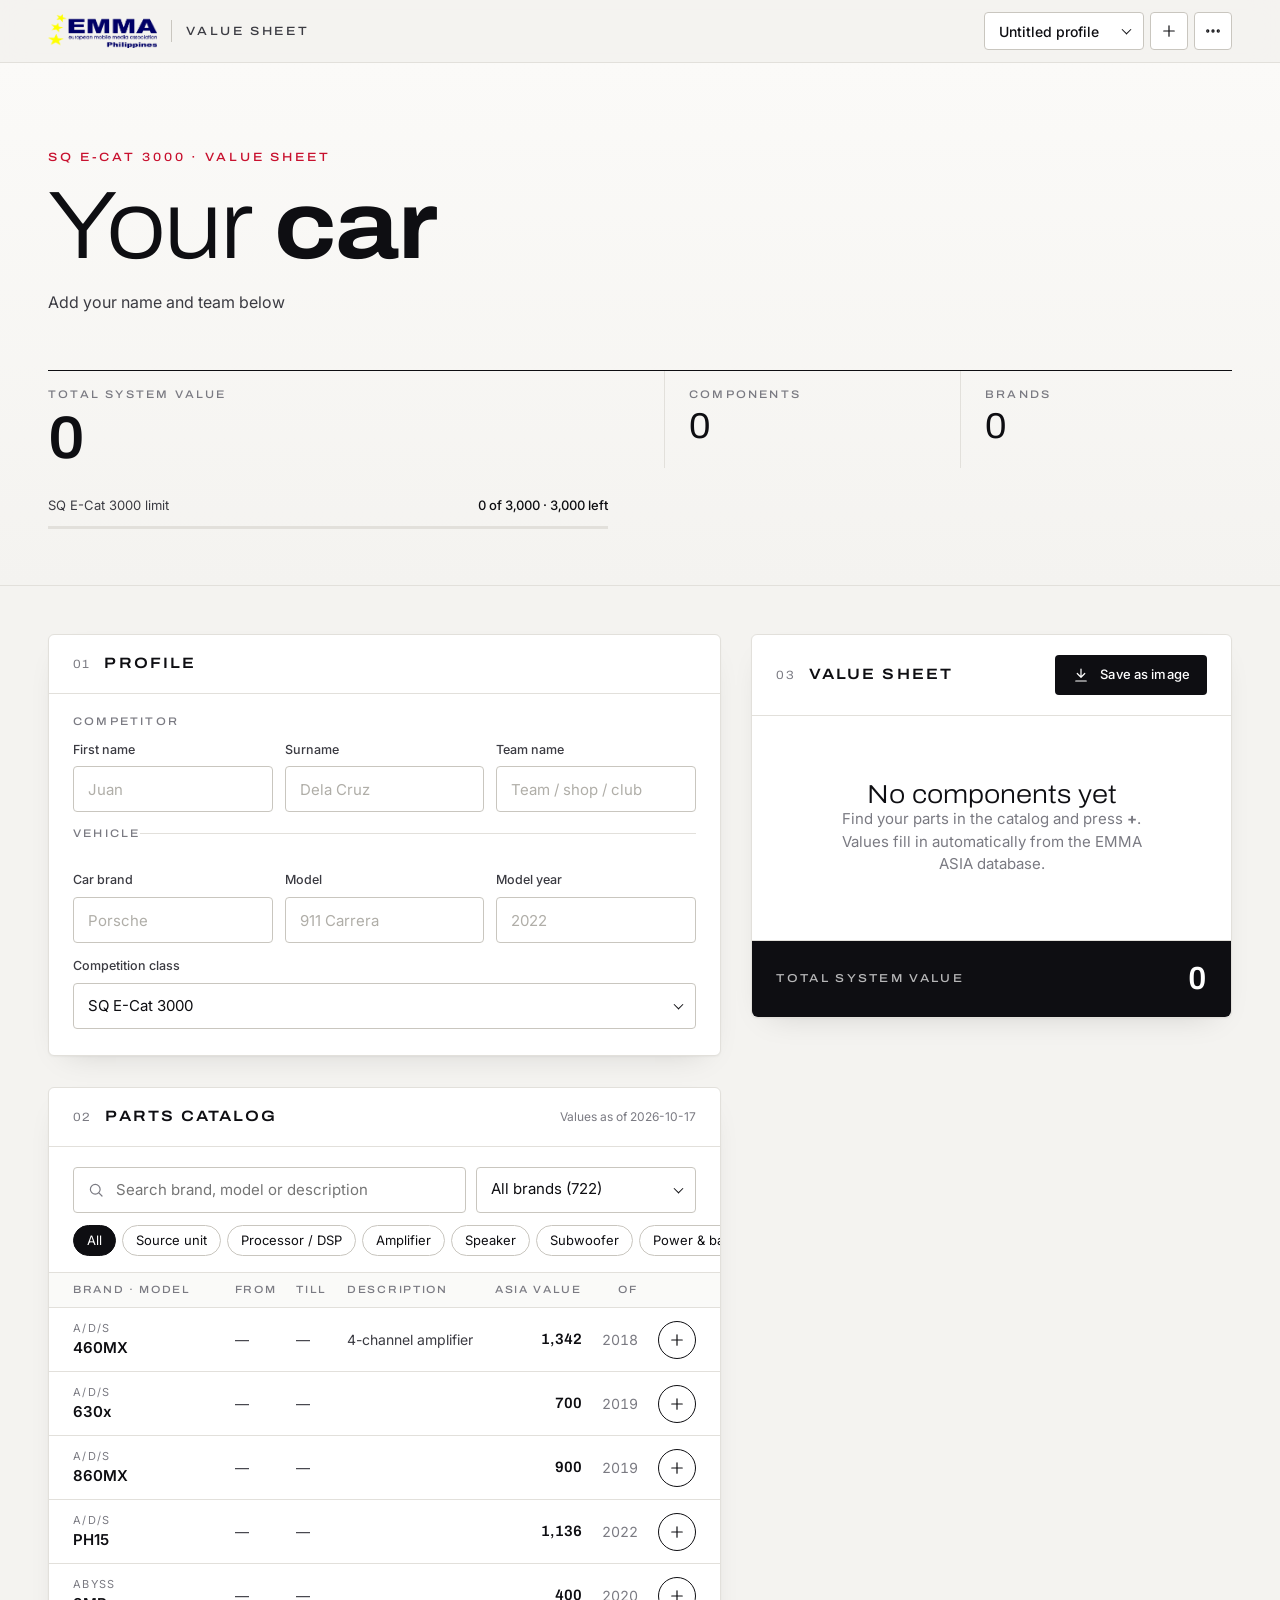
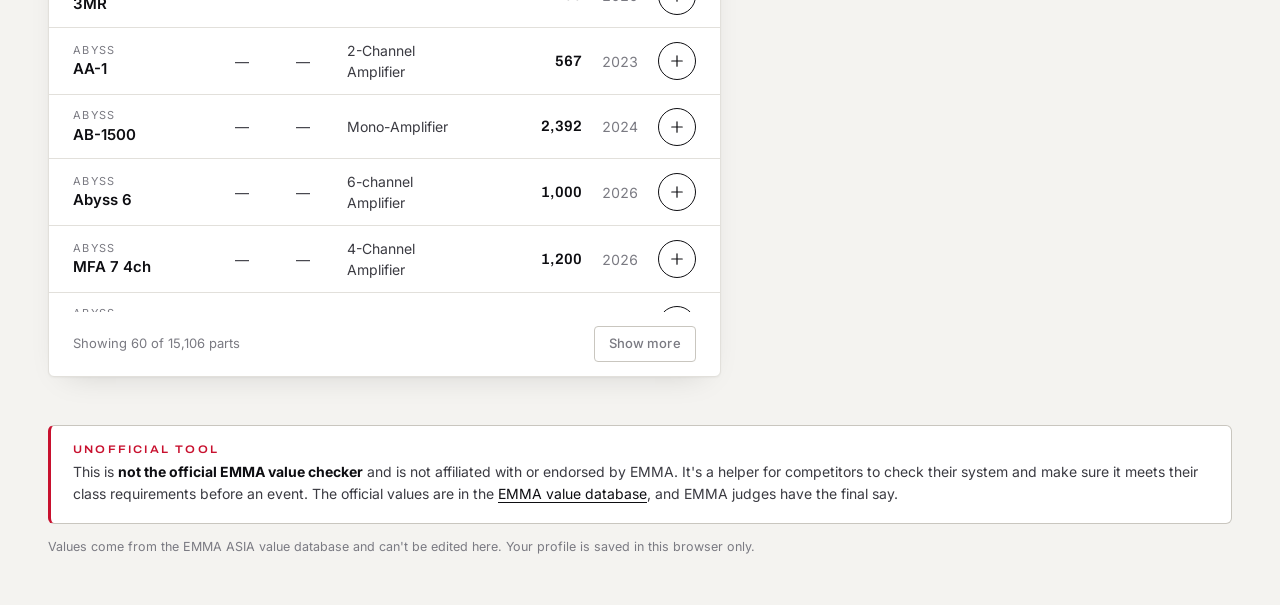
<file: index.html>
<!doctype html>
<html lang="en">
<head>
  <meta charset="utf-8" />
  <meta name="viewport" content="width=device-width, initial-scale=1, viewport-fit=cover" />
  <title>EMMA Value Sheet</title>
  <meta name="description" content="Build your EMMA car audio value sheet: pick your SQ components from the value database, see the total system value, and save it as an image." />
  <meta name="theme-color" content="#f4f3f0" />
  <link rel="icon" href="assets/emma-logo.png" />
  <link rel="preconnect" href="https://fonts.googleapis.com" />
  <link rel="preconnect" href="https://fonts.gstatic.com" crossorigin />
  <link href="https://fonts.googleapis.com/css2?family=Archivo:wdth,wght@62..125,300..800&family=Inter:wght@400;500;600&display=swap" rel="stylesheet" />
  <link rel="stylesheet" href="styles.css" />
</head>
<body>
  <!-- ============ TOP BAR ============ -->
  <header class="topbar">
    <div class="topbar__inner">
      <a class="brand" href="./" aria-label="EMMA Value Sheet home">
        <img class="brand__logo" src="assets/emma-logo.png" alt="EMMA" onerror="this.hidden=true;this.nextElementSibling.hidden=false" />
        <span class="brand__fallback" hidden>EMMA</span>
        <span class="brand__divider" aria-hidden="true"></span>
        <span class="brand__title">Value Sheet</span>
      </a>

      <div class="profiles">
        <label class="sr-only" for="profileSelect">Saved profiles</label>
        <div class="select-wrap select-wrap--quiet">
          <select id="profileSelect"></select>
        </div>
        <button class="icon-btn" id="newProfileBtn" type="button" title="New profile" aria-label="New profile">
          <svg viewBox="0 0 24 24" aria-hidden="true"><path d="M12 5v14M5 12h14"/></svg>
        </button>
        <div class="menu">
          <button class="icon-btn" id="menuBtn" type="button" aria-haspopup="true" aria-expanded="false" aria-label="Profile options">
            <svg viewBox="0 0 24 24" aria-hidden="true"><circle cx="5" cy="12" r="1.4"/><circle cx="12" cy="12" r="1.4"/><circle cx="19" cy="12" r="1.4"/></svg>
          </button>
          <div class="menu__panel" id="menuPanel" role="menu" hidden>
            <button role="menuitem" type="button" data-action="duplicate">Duplicate profile</button>
            <button role="menuitem" type="button" data-action="export">Export data (.json)</button>
            <button role="menuitem" type="button" data-action="import">Import data (.json)</button>
            <hr />
            <button role="menuitem" type="button" data-action="delete" class="danger">Delete profile</button>
          </div>
        </div>
        <input type="file" id="importInput" accept="application/json,.json" hidden />
      </div>
    </div>
  </header>

  <main>
    <!-- ============ HERO ============ -->
    <section class="hero" aria-labelledby="heroCar">
      <div class="hero__inner">
        <p class="eyebrow" id="heroClass">Sound Quality · Value Sheet</p>
        <h1 class="hero__car" id="heroCar">Your Car</h1>
        <p class="hero__owner" id="heroOwner">Add your name and team below</p>

        <div class="hero__stats">
          <div class="stat stat--main">
            <span class="stat__label">Total system value</span>
            <span class="stat__value" id="heroTotal">0</span>
          </div>
          <div class="stat">
            <span class="stat__label">Components</span>
            <span class="stat__value stat__value--sm" id="heroCount">0</span>
          </div>
          <div class="stat">
            <span class="stat__label">Brands</span>
            <span class="stat__value stat__value--sm" id="heroBrands">0</span>
          </div>
        </div>

        <div class="limit" id="limitBox" hidden>
          <div class="limit__head">
            <span id="limitLabel">Class limit</span>
            <span id="limitText"></span>
          </div>
          <div class="limit__bar"><span id="limitFill"></span></div>
        </div>
      </div>
    </section>

    <div class="layout">
      <!-- ============ LEFT: PROFILE + CATALOG ============ -->
      <div class="col col--input">
        <section class="card" aria-labelledby="profileTitle">
          <header class="card__head">
            <span class="step">01</span>
            <h2 id="profileTitle">Profile</h2>
            <span class="saved" id="savedIndicator" aria-live="polite">Saved</span>
            <button type="button" class="collapse-btn" id="profileToggle" aria-expanded="true" aria-controls="profileForm">
              <span class="collapse-btn__summary" id="profileSummary"></span>
              <svg viewBox="0 0 24 24" aria-hidden="true"><path d="M6 9l6 6 6-6"/></svg>
            </button>
          </header>

          <form id="profileForm" class="form form--profile" autocomplete="off">
            <fieldset>
              <legend>Competitor</legend>
              <div class="row row--3col">
                <label class="field"><span>First name</span><input name="firstName" type="text" placeholder="Juan" /></label>
                <label class="field"><span>Surname</span><input name="lastName" type="text" placeholder="Dela Cruz" /></label>
                <label class="field"><span>Team name</span><input name="team" type="text" placeholder="Team / shop / club" /></label>
              </div>
            </fieldset>

            <fieldset>
              <legend>Vehicle</legend>
              <div class="row row--3col">
                <label class="field"><span>Car brand</span><input name="carBrand" type="text" list="carBrands" placeholder="Porsche" /></label>
                <label class="field"><span>Model</span><input name="carModel" type="text" placeholder="911 Carrera" /></label>
                <label class="field"><span>Model year</span><input name="carYear" type="number" inputmode="numeric" min="1950" max="2100" placeholder="2022" /></label>
              </div>
              <label class="field"><span>Competition class</span>
                <div class="select-wrap"><select name="cls" id="classSelect"></select></div>
              </label>
            </fieldset>
          </form>
        </section>

        <section class="card" aria-labelledby="catTitle" id="catalogCard">
          <header class="card__head">
            <span class="step">02</span>
            <h2 id="catTitle">Parts catalog</h2>
            <span class="card__meta" id="catMeta"></span>
          </header>

          <div class="catalog__tools">
          <div class="catalog__filters">
            <label class="search">
              <svg viewBox="0 0 24 24" aria-hidden="true"><circle cx="11" cy="11" r="6.5"/><path d="M20 20l-4.2-4.2"/></svg>
              <span class="sr-only">Search parts</span>
              <input id="catSearch" type="search" placeholder="Search brand, model or description" autocomplete="off" />
            </label>
            <div class="select-wrap catalog__brand">
              <label class="sr-only" for="brandFilter">Brand</label>
              <select id="brandFilter"><option value="">All brands</option></select>
            </div>
          </div>
          <div class="chips chips--scroll" id="typeChips" role="radiogroup" aria-label="Filter by category"></div>
          </div>

          <div class="catalog__table-wrap">
            <table class="cat-table">
              <thead>
                <tr>
                  <th scope="col">Brand · Model</th>
                  <th scope="col" class="c-from">From</th>
                  <th scope="col" class="c-till">Till</th>
                  <th scope="col">Description</th>
                  <th scope="col" class="num">ASIA value</th>
                  <th scope="col" class="num">Of</th>
                  <th scope="col"><span class="sr-only">Add</span></th>
                </tr>
              </thead>
              <tbody id="catBody"></tbody>
            </table>
            <div class="catalog__empty" id="catEmpty" hidden></div>
          </div>
          <div class="catalog__foot">
            <span id="catCount"></span>
            <button class="btn btn--ghost btn--sm" type="button" id="catMore" hidden>Show more</button>
          </div>
        </section>
      </div>

      <!-- ============ RIGHT: SHEET ============ -->
      <section class="col col--sheet card card--sheet" id="sheetPanel" aria-labelledby="sheetTitle">
        <div class="drawer-handle" aria-hidden="true"></div>
        <header class="card__head">
          <span class="step">03</span>
          <h2 id="sheetTitle">Value sheet</h2>
          <div class="card__tools">
            <button class="btn btn--dark" type="button" id="downloadBtn">
              <svg viewBox="0 0 24 24" aria-hidden="true"><path d="M12 4v11M7 10l5 5 5-5M5 20h14"/></svg>
              <span>Save as image</span>
            </button>
            <button class="icon-btn sheet-close" id="closeSheet" type="button" aria-label="Close value sheet">
              <svg viewBox="0 0 24 24" aria-hidden="true"><path d="M6 6l12 12M18 6L6 18"/></svg>
            </button>
          </div>
        </header>

        <div id="sheetBody" class="sheet"></div>

        <footer class="sheet__total">
          <span>Total system value</span>
          <strong id="sheetTotal">0</strong>
        </footer>
      </section>
    </div>
  </main>

  <footer class="site-foot">
    <div class="disclaimer">
      <p class="disclaimer__title">Unofficial tool</p>
      <p>This is <strong>not the official EMMA value checker</strong> and is not affiliated with or endorsed by EMMA. It's a helper for competitors to check their system and make sure it meets their class requirements before an event. The official values are in the <a href="https://www.emmanet.com/value/" target="_blank" rel="noopener">EMMA value database</a>, and EMMA judges have the final say.</p>
    </div>
    <p class="site-foot__small">Values come from the EMMA ASIA value database and can't be edited here. Your profile is saved in this browser only.</p>
  </footer>

  <div class="sheetbar" id="sheetBar">
    <div class="sheetbar__info">
      <span class="sheetbar__label" id="barCount">0 parts</span>
      <strong class="sheetbar__total" id="barTotal">0</strong>
    </div>
    <button class="btn sheetbar__btn" id="openSheet" type="button" aria-controls="sheetPanel" aria-expanded="false">
      View sheet
      <svg viewBox="0 0 24 24" aria-hidden="true"><path d="M6 15l6-6 6 6"/></svg>
    </button>
  </div>
  <div class="backdrop" id="backdrop" hidden></div>

  <div class="toast" id="toast" role="status" aria-live="polite"></div>
  <datalist id="carBrands"></datalist>

  <script src="app.js"></script>
</body>
</html>
</file>
<file: styles.css>
/* =========================================================
   EMMA Value Sheet — catalog-style UI
   ========================================================= */
:root {
  --paper: #f4f3f0;
  --card: #ffffff;
  --ink: #0e0e12;
  --ink-2: #3b3b42;
  --muted: #7a7a82;
  --line: #e2e0db;
  --line-strong: #c9c6bf;
  --accent: #c8102e;
  --accent-soft: #fbe9ec;
  --ok: #1d7a4a;

  --radius: 4px;
  --radius-lg: 6px;
  --shadow: 0 1px 2px rgba(14,14,18,.04), 0 12px 32px -18px rgba(14,14,18,.18);

  --f-display: "Archivo", "Helvetica Neue", Arial, sans-serif;
  --f-body: "Inter", "Helvetica Neue", Arial, sans-serif;

  --gutter: clamp(16px, 4vw, 48px);
  --maxw: 1280px;
  color-scheme: light;
}

*, *::before, *::after { box-sizing: border-box; }
html { -webkit-text-size-adjust: 100%; }
body {
  margin: 0;
  background: var(--paper);
  color: var(--ink);
  font: 400 15px/1.5 var(--f-body);
  -webkit-font-smoothing: antialiased;
  overflow-x: hidden;
}
img, svg { display: block; }
button, input, select { font: inherit; color: inherit; }
button { cursor: pointer; }
.sr-only { position: absolute; width: 1px; height: 1px; overflow: hidden; clip: rect(0 0 0 0); white-space: nowrap; }
[hidden] { display: none !important; }

svg { width: 18px; height: 18px; fill: none; stroke: currentColor; stroke-width: 1.6; stroke-linecap: round; stroke-linejoin: round; }

/* ---------- Top bar ---------- */
.topbar {
  position: sticky; top: 0; z-index: 30;
  background: rgba(244,243,240,.86);
  backdrop-filter: saturate(1.4) blur(14px);
  -webkit-backdrop-filter: saturate(1.4) blur(14px);
  border-bottom: 1px solid var(--line);
}
.topbar__inner {
  max-width: var(--maxw); margin: 0 auto;
  padding: 12px var(--gutter);
  display: flex; align-items: center; justify-content: space-between; gap: 16px;
}
.brand { display: flex; align-items: center; gap: 14px; text-decoration: none; color: inherit; min-width: 0; }
.brand__logo { height: 34px; width: auto; }
.brand__fallback { font: 800 20px/1 var(--f-display); font-stretch: 120%; letter-spacing: .08em; }
.brand__divider { width: 1px; height: 22px; background: var(--line-strong); }
.brand__title { font: 500 12px/1 var(--f-display); font-stretch: 115%; letter-spacing: .22em; text-transform: uppercase; color: var(--ink-2); white-space: nowrap; }

.profiles { display: flex; align-items: center; gap: 6px; }
.icon-btn {
  width: 38px; height: 38px; display: grid; place-items: center;
  border: 1px solid var(--line-strong); background: var(--card); border-radius: var(--radius);
  transition: border-color .15s, background .15s;
}
.icon-btn:hover { border-color: var(--ink); }
.menu { position: relative; }
.menu__panel {
  position: absolute; right: 0; top: calc(100% + 8px); min-width: 220px;
  background: var(--card); border: 1px solid var(--line); border-radius: var(--radius-lg);
  box-shadow: var(--shadow); padding: 6px; display: flex; flex-direction: column;
}
.menu__panel button {
  text-align: left; background: none; border: 0; padding: 10px 12px; border-radius: var(--radius);
  font-size: 14px;
}
.menu__panel button:hover { background: var(--paper); }
.menu__panel hr { border: 0; border-top: 1px solid var(--line); margin: 4px 0; }
.menu__panel .danger { color: var(--accent); }

/* ---------- Selects ---------- */
.select-wrap { position: relative; }
.select-wrap::after {
  content: ""; position: absolute; right: 14px; top: 50%; width: 7px; height: 7px;
  border-right: 1.5px solid var(--ink); border-bottom: 1.5px solid var(--ink);
  transform: translateY(-70%) rotate(45deg); pointer-events: none;
}
.select-wrap select {
  appearance: none; -webkit-appearance: none; width: 100%;
  border: 1px solid var(--line-strong); background: var(--card); border-radius: var(--radius);
  height: 46px; padding: 0 38px 0 14px; font-size: 15px;
}
.select-wrap--quiet select { height: 38px; max-width: 46vw; min-width: 160px; font-size: 14px; font-weight: 500; }

/* ---------- Hero ---------- */
.hero { border-bottom: 1px solid var(--line); background:
  linear-gradient(180deg, #fbfaf8 0%, var(--paper) 100%); }
.hero__inner { max-width: var(--maxw); margin: 0 auto; padding: clamp(36px, 7vw, 88px) var(--gutter) clamp(28px, 5vw, 56px); }
.eyebrow {
  margin: 0 0 18px; font: 500 12px/1 var(--f-display); font-stretch: 115%;
  letter-spacing: .24em; text-transform: uppercase; color: var(--accent);
}
.hero__car {
  margin: 0; font: 300 clamp(40px, 8vw, 96px)/.95 var(--f-display); font-stretch: 112%;
  letter-spacing: -.02em; text-wrap: balance; overflow-wrap: anywhere;
}
.hero__car b { font-weight: 700; }
.hero__owner { margin: 18px 0 0; font-size: 16px; color: var(--ink-2); }

.hero__stats {
  margin-top: clamp(28px, 5vw, 56px);
  display: grid; grid-template-columns: 2fr 1fr 1fr; border-top: 1px solid var(--ink);
}
.stat { padding: 18px 0 0; display: flex; flex-direction: column; gap: 8px; }
.stat + .stat { padding-left: 24px; border-left: 1px solid var(--line); margin-left: 24px; }
.stat__label { font: 500 11px/1 var(--f-display); font-stretch: 112%; letter-spacing: .2em; text-transform: uppercase; color: var(--muted); }
.stat__value { font: 600 clamp(32px, 5.4vw, 60px)/1 var(--f-display); font-stretch: 105%; letter-spacing: -.02em; font-variant-numeric: tabular-nums; }
.stat__value--sm { font-size: clamp(24px, 3.4vw, 36px); font-weight: 400; }

.limit { margin-top: 28px; max-width: 560px; }
.limit__head { display: flex; justify-content: space-between; gap: 12px; font-size: 13px; color: var(--ink-2); margin-bottom: 10px; }
.limit__head span:last-child { font-variant-numeric: tabular-nums; font-weight: 500; color: var(--ink); }
.limit__bar { height: 3px; background: var(--line); position: relative; overflow: hidden; }
.limit__bar span { position: absolute; inset: 0 auto 0 0; width: 0; background: var(--ink); transition: width .5s cubic-bezier(.2,.7,.2,1), background .3s; }
.limit.is-over .limit__bar span { background: var(--accent); }
.limit.is-over .limit__head span:last-child { color: var(--accent); }

/* ---------- Layout ---------- */
.layout {
  max-width: var(--maxw); margin: 0 auto; padding: clamp(24px, 4vw, 48px) var(--gutter) 48px;
  display: grid; grid-template-columns: minmax(0, 7fr) minmax(0, 5fr); gap: clamp(16px, 2.4vw, 32px);
  align-items: start;
}
.col--input { display: flex; flex-direction: column; gap: clamp(16px, 2.4vw, 32px); }
.col--sheet { position: sticky; top: 80px; }

.card { background: var(--card); border: 1px solid var(--line); border-radius: var(--radius-lg); box-shadow: var(--shadow); }
.card__head {
  display: flex; align-items: center; gap: 14px;
  padding: 20px 24px; border-bottom: 1px solid var(--line);
}
.card__head h2 { margin: 0; font: 600 15px/1 var(--f-display); font-stretch: 115%; letter-spacing: .14em; text-transform: uppercase; }
.step { font: 400 12px/1 var(--f-display); font-stretch: 110%; color: var(--muted); letter-spacing: .1em; }
.card__tools { margin-left: auto; }
.saved { margin-left: auto; font-size: 12px; color: var(--muted); opacity: 0; transition: opacity .3s; display: inline-flex; align-items: center; gap: 6px; }
.saved::before { content: ""; width: 6px; height: 6px; border-radius: 50%; background: var(--ok); }
.saved.is-on { opacity: 1; }

/* ---------- Forms ---------- */
.form { padding: 22px 24px 26px; display: flex; flex-direction: column; gap: 16px; }
fieldset { border: 0; margin: 0; padding: 0; display: flex; flex-direction: column; gap: 14px; }
fieldset + fieldset { padding-top: 18px; border-top: 1px solid var(--line); }
legend { padding: 0; margin-bottom: 14px; font: 500 11px/1 var(--f-display); font-stretch: 112%; letter-spacing: .2em; text-transform: uppercase; color: var(--muted); }
.row { display: grid; grid-template-columns: 1fr 1fr; gap: 12px; }
.row--3 { grid-template-columns: minmax(0, 1fr) minmax(0, 1.4fr); }
.field { display: flex; flex-direction: column; gap: 7px; min-width: 0; }
.field > span { font-size: 12.5px; font-weight: 500; color: var(--ink-2); }
.field em { font-style: normal; color: var(--muted); font-weight: 400; margin-left: 4px; }
.field input {
  width: 100%; height: 46px; padding: 0 14px;
  border: 1px solid var(--line-strong); border-radius: var(--radius); background: var(--card);
  font-size: 15px; transition: border-color .15s, box-shadow .15s;
}
.field input::placeholder { color: #b0aea8; }
.field input:focus, .select-wrap select:focus { outline: none; border-color: var(--ink); box-shadow: 0 0 0 3px rgba(14,14,18,.08); }
.field input.is-invalid { border-color: var(--accent); box-shadow: 0 0 0 3px var(--accent-soft); }
input[type=number] { -moz-appearance: textfield; }
input[type=number]::-webkit-inner-spin-button, input[type=number]::-webkit-outer-spin-button { -webkit-appearance: none; margin: 0; }

.stepper { display: grid; grid-template-columns: 40px 1fr 40px; border: 1px solid var(--line-strong); border-radius: var(--radius); height: 46px; overflow: hidden; }
.stepper button { border: 0; background: var(--paper); font-size: 18px; line-height: 1; }
.stepper button:hover { background: var(--line); }
.stepper input { border: 0 !important; box-shadow: none !important; text-align: center; height: 44px; padding: 0 4px; font-variant-numeric: tabular-nums; border-radius: 0; }

.chips { display: flex; flex-wrap: wrap; gap: 6px; }
.chip {
  border: 1px solid var(--line-strong); background: var(--card); border-radius: 999px;
  padding: 8px 13px; font-size: 13px; line-height: 1; transition: all .15s;
}
.chip:hover { border-color: var(--ink); }
.chip[aria-checked=true] { background: var(--ink); border-color: var(--ink); color: #fff; }

.form__line { margin: 2px 0 0; display: flex; justify-content: space-between; font-size: 13px; color: var(--muted); border-top: 1px dashed var(--line); padding-top: 14px; }
.form__line strong { color: var(--ink); font: 600 16px/1 var(--f-display); font-variant-numeric: tabular-nums; }
.form__actions { display: flex; gap: 10px; }

/* ---------- Buttons ---------- */
.btn {
  display: inline-flex; align-items: center; justify-content: center; gap: 10px;
  height: 48px; padding: 0 22px; border-radius: var(--radius); border: 1px solid transparent;
  font: 500 14px/1 var(--f-body); letter-spacing: .01em; transition: background .15s, transform .1s, border-color .15s;
  white-space: nowrap;
}
.btn:active { transform: translateY(1px); }
.btn--primary { flex: 1; background: var(--ink); color: #fff; }
.btn--primary:hover { background: #26262d; }
.btn--primary svg { transition: transform .2s; }
.btn--primary:hover svg { transform: translateX(3px); }
.btn--ghost { background: transparent; border-color: var(--line-strong); }
.btn--ghost:hover { border-color: var(--ink); }
.btn--dark { height: 40px; padding: 0 16px; background: var(--ink); color: #fff; font-size: 13px; }
.btn--dark:hover { background: #26262d; }
.btn[disabled] { opacity: .5; pointer-events: none; }

/* ---------- Sheet ---------- */
.sheet { padding: 8px 0; max-height: calc(100vh - 260px); overflow: auto; }
.empty { padding: 56px 24px; text-align: center; color: var(--muted); }
.empty__title { font: 300 26px/1.1 var(--f-display); font-stretch: 112%; color: var(--ink); margin: 0 0 10px; }
.empty p { margin: 0 auto; max-width: 34ch; }

.group { padding: 0 24px; }
.group + .group { margin-top: 6px; }
.group__head {
  display: flex; align-items: baseline; justify-content: space-between;
  padding: 18px 0 10px; border-bottom: 1px solid var(--ink);
}
.group__name { font: 600 11.5px/1 var(--f-display); font-stretch: 115%; letter-spacing: .2em; text-transform: uppercase; }
.group__sub { font: 500 13px/1 var(--f-body); font-variant-numeric: tabular-nums; color: var(--ink-2); }

.item {
  display: grid; grid-template-columns: minmax(0, 1fr) auto auto; align-items: center; gap: 14px;
  padding: 14px 0; border-bottom: 1px solid var(--line);
  animation: rise .35s cubic-bezier(.2,.7,.2,1);
}
.item.is-editing { background: linear-gradient(90deg, var(--accent-soft), transparent 70%); margin: 0 -24px; padding-left: 24px; padding-right: 24px; }
@keyframes rise { from { opacity: 0; transform: translateY(6px); } to { opacity: 1; transform: none; } }
.item__main { min-width: 0; }
.item__brand { font-size: 11.5px; letter-spacing: .12em; text-transform: uppercase; color: var(--muted); }
.item__model { font-weight: 600; font-size: 15px; overflow-wrap: anywhere; }
.item__note { font-size: 12.5px; color: var(--muted); margin-top: 2px; overflow-wrap: anywhere; }
.item__qty { font-size: 13px; color: var(--ink-2); font-variant-numeric: tabular-nums; text-align: right; white-space: nowrap; }
.item__total { font: 600 15px/1 var(--f-display); font-variant-numeric: tabular-nums; text-align: right; min-width: 90px; }
.item__actions { grid-column: 1 / -1; display: flex; gap: 14px; margin-top: -4px; }
.link-btn { background: none; border: 0; padding: 0; font-size: 12.5px; color: var(--ink-2); text-decoration: underline; text-underline-offset: 3px; text-decoration-color: var(--line-strong); }
.link-btn:hover { color: var(--ink); text-decoration-color: var(--ink); }
.link-btn--danger:hover { color: var(--accent); text-decoration-color: var(--accent); }

.sheet__total {
  display: flex; justify-content: space-between; align-items: center; gap: 16px;
  padding: 22px 24px; border-top: 1px solid var(--line); background: var(--ink); color: #fff;
  border-radius: 0 0 var(--radius-lg) var(--radius-lg);
}
.sheet__total span { font: 500 11.5px/1 var(--f-display); font-stretch: 115%; letter-spacing: .2em; text-transform: uppercase; opacity: .7; }
.sheet__total strong { font: 600 clamp(24px, 3vw, 32px)/1 var(--f-display); font-variant-numeric: tabular-nums; letter-spacing: -.01em; }

/* ---------- Footer & toast ---------- */
.site-foot { max-width: var(--maxw); margin: 0 auto; padding: 0 var(--gutter) 48px; color: var(--muted); font-size: 12.5px; }
.toast {
  position: fixed; left: 50%; bottom: 24px; transform: translate(-50%, 20px); opacity: 0;
  background: var(--ink); color: #fff; padding: 12px 18px; border-radius: var(--radius); font-size: 14px;
  transition: all .25s; pointer-events: none; z-index: 50; max-width: calc(100vw - 32px);
}
.toast.is-on { opacity: 1; transform: translate(-50%, 0); }

/* ---------- Responsive ---------- */
/* ---------- Catalog ---------- */
.row--3col { grid-template-columns: repeat(3, minmax(0, 1fr)); }
.card__meta { margin-left: auto; font-size: 12px; color: var(--muted); }
.catalog__filters { display: grid; grid-template-columns: minmax(0, 1fr) minmax(0, 220px); gap: 10px; padding: 20px 24px 12px; }
.search { position: relative; display: block; }
.search svg { position: absolute; left: 14px; top: 50%; transform: translateY(-50%); color: var(--muted); }
.search input {
  width: 100%; height: 46px; padding: 0 14px 0 42px; border: 1px solid var(--line-strong);
  border-radius: var(--radius); background: var(--card); font-size: 15px;
}
.search input:focus { outline: none; border-color: var(--ink); box-shadow: 0 0 0 3px rgba(14,14,18,.08); }
.chips--scroll { padding: 0 24px 16px; flex-wrap: nowrap; overflow-x: auto; scrollbar-width: none; }
.chips--scroll::-webkit-scrollbar { display: none; }
.chips--scroll .chip { flex: 0 0 auto; }

.catalog__table-wrap { border-top: 1px solid var(--line); max-height: 560px; overflow: auto; }
.cat-table { width: 100%; border-collapse: collapse; font-size: 14px; }
.cat-table thead th {
  position: sticky; top: 0; z-index: 1; background: #fafaf8; text-align: left;
  font: 500 10.5px/1 var(--f-display); font-stretch: 112%; letter-spacing: .16em; text-transform: uppercase; color: var(--muted);
  padding: 12px 10px; border-bottom: 1px solid var(--line);
}
.cat-table th:first-child, .cat-table td:first-child { padding-left: 24px; }
.cat-table th:last-child, .cat-table td:last-child { padding-right: 24px; }
.cat-table td { padding: 12px 10px; border-bottom: 1px solid var(--line); vertical-align: middle; }
.cat-table tbody tr { transition: background .12s; }
.cat-table tbody tr:hover { background: #fbfaf8; }
.cat-table tr.is-added { background: linear-gradient(90deg, rgba(14,14,18,.035), transparent 60%); }
.cat-table .num { text-align: right; font-variant-numeric: tabular-nums; white-space: nowrap; }
.c-name { min-width: 150px; }
.c-brand { display: block; font-size: 11px; letter-spacing: .12em; text-transform: uppercase; color: var(--muted); }
.c-model { display: block; font-weight: 600; font-size: 15px; overflow-wrap: anywhere; }
.c-type { display: none; font-size: 12px; color: var(--muted); }
.c-from, .c-till { color: var(--ink-2); white-space: nowrap; font-variant-numeric: tabular-nums; }
.c-desc { color: var(--ink-2); min-width: 120px; }
.c-val { font: 600 15px/1 var(--f-display); color: var(--ink); }
.c-year { color: var(--muted); }
.c-add { width: 1%; }
.loading { padding: 40px 24px !important; text-align: center; color: var(--muted); }

.add-btn {
  position: relative; width: 38px; height: 38px; display: grid; place-items: center;
  border: 1px solid var(--ink); background: var(--card); color: var(--ink); border-radius: 50%;
  transition: background .15s, color .15s, transform .1s;
}
.add-btn:hover { background: var(--ink); color: #fff; }
.add-btn:active { transform: scale(.94); }
.is-added .add-btn { background: var(--ink); color: #fff; }
.add-btn__q {
  position: absolute; top: -6px; right: -6px; min-width: 18px; height: 18px; padding: 0 5px;
  border-radius: 9px; background: var(--accent); color: #fff; font: 600 11px/18px var(--f-body); text-align: center;
}
.catalog__empty { padding: 40px 24px; text-align: center; color: var(--muted); }
.catalog__empty code { background: var(--paper); padding: 2px 6px; border-radius: 3px; }
.catalog__foot { display: flex; align-items: center; justify-content: space-between; gap: 12px; padding: 14px 24px; font-size: 13px; color: var(--muted); }
.btn--sm { height: 36px; padding: 0 14px; font-size: 13px; }

.qty { display: inline-grid; grid-template-columns: 30px 28px 30px; align-items: center; height: 32px; border: 1px solid var(--line-strong); border-radius: 999px; overflow: hidden; }
.qty button { height: 100%; border: 0; background: transparent; font-size: 16px; line-height: 1; }
.qty button:hover { background: var(--paper); }
.qty span { text-align: center; font-size: 14px; font-weight: 500; font-variant-numeric: tabular-nums; }
.item.is-missing .item__note em { color: var(--accent); font-style: normal; }

@media (max-width: 1100px) {
  .row--3col { grid-template-columns: 1fr 1fr; }
  .row--3col > :last-child { grid-column: 1 / -1; }
}
@media (max-width: 720px) {
  .catalog__filters { grid-template-columns: 1fr; padding: 16px 18px 10px; }
  .chips--scroll { padding: 0 18px 14px; }
  .catalog__table-wrap { max-height: none; }
  .cat-table thead { display: none; }
  .cat-table, .cat-table tbody, .cat-table tr, .cat-table td { display: block; }
  .cat-table tr { display: grid; grid-template-columns: minmax(0, 1fr) auto auto; gap: 2px 14px; padding: 14px 18px; border-bottom: 1px solid var(--line); align-items: center; }
  .cat-table td { padding: 0 !important; border: 0; }
  .c-name { grid-column: 1; grid-row: 1; min-width: 0; }
  .c-val { grid-column: 2; grid-row: 1; }
  .c-add { grid-column: 3; grid-row: 1 / span 3; width: auto; }
  .cat-table td.c-desc { grid-column: 1; grid-row: 2; font-size: 13px; min-width: 0; }
  .cat-table td.c-desc:empty, .cat-table td.c-from, .cat-table td.c-till { display: none; }
  .cat-table td.c-year { grid-column: 2; grid-row: 2; font-size: 12px; text-align: right; align-self: start; }
  .c-type { display: block; }
  .loading { display: block; }
  .catalog__foot { padding: 14px 18px; }
}

@media (max-width: 960px) {
  .layout { grid-template-columns: 1fr; }
  .col--sheet { position: static; }
  .sheet { max-height: none; }
}
@media (max-width: 560px) {
  .brand__title, .brand__divider { display: none; }
  .hero__stats { grid-template-columns: 1fr 1fr; }
  .stat--main { grid-column: 1 / -1; padding-bottom: 18px; border-bottom: 1px solid var(--line); }
  .stat + .stat { margin-left: 0; padding-left: 0; border-left: 0; }
  .stat:last-child { padding-left: 16px; border-left: 1px solid var(--line); }
  .row { grid-template-columns: 1fr; }
  .row--3 { grid-template-columns: minmax(0, 1fr) minmax(0, 1.4fr); }
  .card__head { padding: 16px 18px; flex-wrap: wrap; }
  .form { padding: 18px; }
  .group { padding: 0 18px; }
  .item.is-editing { margin: 0 -18px; padding-left: 18px; padding-right: 18px; }
  .item { grid-template-columns: minmax(0, 1fr) auto; }
  .item .qty { grid-column: 1; grid-row: 2; justify-self: start; }
  .item__total { grid-column: 2; grid-row: 1 / span 2; }
  .item__actions { grid-row: 3; }
  .btn--dark span { display: none; }
  .sheet__total { padding: 18px; }
}
@media (prefers-reduced-motion: reduce) {
  *, *::before, *::after { animation: none !important; transition: none !important; }
}
input::-webkit-calendar-picker-indicator { opacity: 0; }
.col, .card { min-width: 0; }

/* =========================================================
   RESPONSIVE — tablet & mobile
   ========================================================= */
.collapse-btn, .sheetbar, .backdrop, .sheet-close, .drawer-handle, .c-span { display: none; }

/* Tablet landscape / small laptop: fold From/Till into the model cell */
@media (max-width: 1180px) {
  .cat-table .c-from, .cat-table .c-till { display: none; }
  .c-span { display: block; font-size: 12px; color: var(--muted); font-variant-numeric: tabular-nums; }
  .layout { grid-template-columns: minmax(0, 3fr) minmax(0, 2fr); }
  .item { grid-template-columns: minmax(0, 1fr) auto; }
  .item .qty { grid-column: 1; grid-row: 2; justify-self: start; }
  .item__total { grid-column: 2; grid-row: 1 / span 2; }
  .item__actions { grid-row: 3; }
}

/* Phones + tablet portrait: sheet becomes a bottom drawer */
@media (max-width: 960px) {
  body { padding-bottom: calc(84px + env(safe-area-inset-bottom)); }
  .layout { grid-template-columns: 1fr; padding-bottom: 24px; }
  .site-foot { padding-bottom: 24px; }

  /* 16px inputs stop iOS from zooming in on focus */
  .field input, .select-wrap select, .search input { font-size: 16px; }

  /* collapsible profile */
  .collapse-btn {
    display: inline-flex; align-items: center; gap: 8px; margin-left: auto; min-width: 0;
    background: none; border: 0; padding: 6px 0 6px 8px; color: var(--ink-2); font-size: 13px;
  }
  .collapse-btn svg { flex: none; transition: transform .2s; }
  .collapse-btn__summary { overflow: hidden; text-overflow: ellipsis; white-space: nowrap; max-width: 44vw; opacity: 0; transition: opacity .2s; }
  .card.is-collapsed .collapse-btn__summary { opacity: 1; }
  .card.is-collapsed .collapse-btn svg { transform: rotate(-90deg); }
  .card.is-collapsed .form--profile { display: none; }
  .card.is-collapsed > .card__head { border-bottom: 0; }
  .card__head .saved { margin-left: 0; }

  /* search & filters stay pinned while browsing the catalog */
  .catalog__tools {
    position: sticky; top: 62px; z-index: 6; background: var(--card);
    border-bottom: 1px solid var(--line);
  }
  .catalog__table-wrap { border-top: 0; max-height: none; overflow: visible; }

  /* bottom total bar */
  .sheetbar {
    display: flex; align-items: center; justify-content: space-between; gap: 14px;
    position: fixed; left: 0; right: 0; bottom: 0; z-index: 35;
    padding: 12px max(16px, env(safe-area-inset-left)) calc(12px + env(safe-area-inset-bottom));
    background: var(--ink); color: #fff;
    box-shadow: 0 -10px 30px -12px rgba(14,14,18,.35);
  }
  .sheetbar__info { display: flex; flex-direction: column; gap: 4px; min-width: 0; }
  .sheetbar__label { font: 500 10.5px/1 var(--f-display); font-stretch: 112%; letter-spacing: .18em; text-transform: uppercase; opacity: .65; }
  .sheetbar__total { font: 600 24px/1 var(--f-display); font-variant-numeric: tabular-nums; letter-spacing: -.01em; }
  .sheetbar__btn { background: #fff; color: var(--ink); height: 46px; padding: 0 18px; flex: none; }
  .sheetbar.is-pulse .sheetbar__total { animation: pulse .45s ease; }
  @keyframes pulse { 40% { transform: scale(1.08); } }

  /* drawer */
  .backdrop { display: block; position: fixed; inset: 0; z-index: 39; background: rgba(14,14,18,.45); animation: fade .2s; }
  .backdrop[hidden] { display: none !important; }
  @keyframes fade { from { opacity: 0; } }
  body.drawer-open { overflow: hidden; }

  .col--sheet {
    position: fixed; left: 0; right: 0; bottom: 0; top: auto; z-index: 40;
    max-height: min(88vh, 88dvh); display: flex; flex-direction: column;
    border-radius: 16px 16px 0 0; border-bottom: 0;
    transform: translateY(105%); visibility: hidden;
    transition: transform .32s cubic-bezier(.2,.8,.2,1), visibility 0s .32s;
    box-shadow: 0 -20px 60px -20px rgba(14,14,18,.5);
  }
  .col--sheet.is-open { transform: none; visibility: visible; transition: transform .32s cubic-bezier(.2,.8,.2,1); }
  .drawer-handle { display: block; width: 40px; height: 4px; border-radius: 2px; background: var(--line-strong); margin: 10px auto 0; flex: none; }
  .col--sheet .card__head { flex: none; }
  .col--sheet .card__tools { display: flex; gap: 8px; align-items: center; }
  .sheet-close { display: grid; }
  .col--sheet .sheet { flex: 1; max-height: none; overflow: auto; overscroll-behavior: contain; -webkit-overflow-scrolling: touch; }
  .col--sheet .sheet__total { flex: none; border-radius: 0; padding-bottom: calc(18px + env(safe-area-inset-bottom)); }

  .toast { bottom: calc(90px + env(safe-area-inset-bottom)); }
}

/* Tablet portrait: give the catalog its full table back */
@media (min-width: 721px) and (max-width: 960px) {
  .col--sheet { left: 50%; right: auto; width: min(640px, 100%); transform: translate(-50%, 105%); }
  .col--sheet.is-open { transform: translate(-50%, 0); }
  .sheetbar { padding-left: max(24px, env(safe-area-inset-left)); padding-right: max(24px, env(safe-area-inset-right)); }
}

/* Phones */
@media (max-width: 560px) {
  .catalog__tools { top: 62px; }
  .hero__inner { padding-top: 28px; }
  .hero__car { font-size: clamp(34px, 11vw, 48px); }
  .stat__value { font-size: 36px; }
  .layout { padding-left: 12px; padding-right: 12px; gap: 12px; }
  .card { border-radius: 10px; }
  .col--sheet { border-radius: 16px 16px 0 0; }
  .btn--dark { width: 40px; padding: 0; }
}

/* Touch screens: no sticky hover, bigger targets */
@media (hover: none) {
  .cat-table tbody tr:hover { background: transparent; }
  .cat-table tbody tr.is-added { background: linear-gradient(90deg, rgba(14,14,18,.035), transparent 60%); }
  .add-btn:hover { background: var(--card); color: var(--ink); }
  .is-added .add-btn, .is-added .add-btn:hover { background: var(--ink); color: #fff; }
  .add-btn { width: 44px; height: 44px; }
  .qty { grid-template-columns: 40px 30px 40px; height: 38px; }
  .chip { padding: 10px 14px; }
  .link-btn { padding: 6px 0; }
  .icon-btn { width: 42px; height: 42px; }
}

/* Side-by-side layouts: size sheet + catalog to the viewport so headers stay visible */
@media (min-width: 961px) {
  .col--sheet { display: flex; flex-direction: column; max-height: calc(100vh - 100px); }
  .col--sheet .card__head, .col--sheet .sheet__total { flex: none; }
  .col--sheet .sheet { flex: 1; min-height: 0; max-height: none; }
  .catalog__table-wrap { max-height: max(360px, calc(100vh - 260px)); }
}

/* Footer disclaimer */
.disclaimer {
  border: 1px solid var(--line-strong); border-left: 3px solid var(--accent);
  background: var(--card); border-radius: var(--radius-lg);
  padding: 18px 22px; color: var(--ink-2); font-size: 14px; line-height: 1.6;
}
.disclaimer p { margin: 0; }
.disclaimer__title {
  margin-bottom: 6px !important; color: var(--accent);
  font: 600 11px/1 var(--f-display); font-stretch: 112%; letter-spacing: .2em; text-transform: uppercase;
}
.disclaimer strong { color: var(--ink); }
.disclaimer a { color: var(--ink); text-underline-offset: 3px; }
.site-foot__small { margin: 14px 0 0; }
</file>
